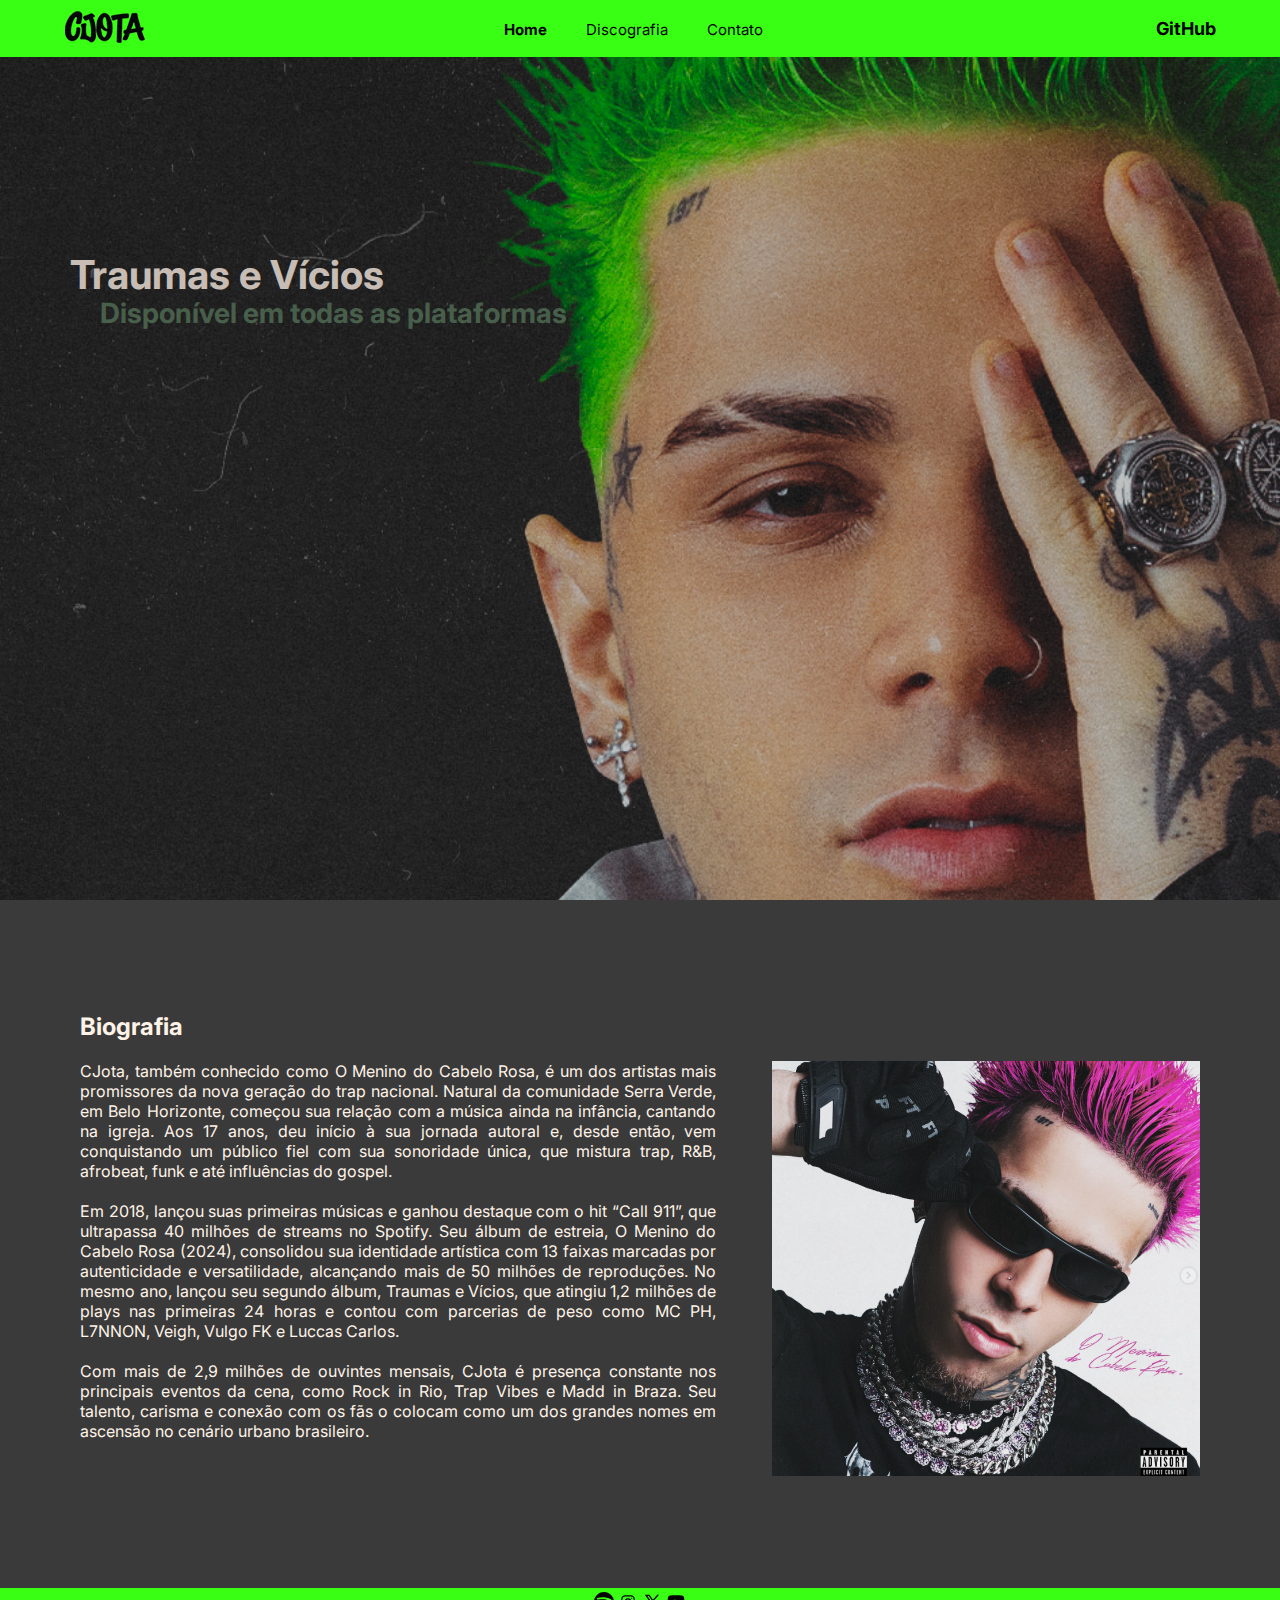
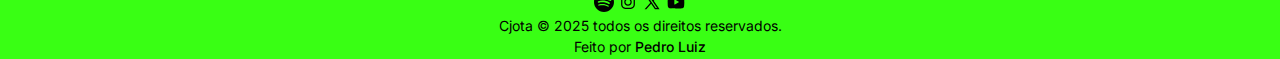
<file: index.html>
<!DOCTYPE html>
<html lang="en">
<head>
    <meta charset="UTF-8">
    <meta name="viewport" content="width=device-width, initial-scale=1.0">
    <title>Cjota</title>
    <link rel="stylesheet" href="css/style.css">
</head>
<body>
    <header class="header">
        <nav class="nav-header">
            <a href="#" id="letreiro"><img src="/src/img/letreiro-logo.png" alt="Letreiro-Logo"></a>
            <ul>
                <li id="navlink" style="font-weight: bold;"><a href="#">Home</a></li>
                <li id="navlink"><a href="html/discografia.html">Discografia</a></li>
                <li id="navlink"><a href="html/contato.html">Contato</a></li>
            </ul>
            <span id="gt"><a href="https://github.com/PedroLuiz02" target="_blank">GitHub</a></span>
        </nav>
    </header>

    <main>
        <section class="bg1" id="panel1">
            <h2 id="title">Traumas e Vícios</h2>
            <h2 id="sub-title">Disponível em todas as plataformas</h2>
            <aside id="album-home">
                <iframe data-testid="embed-iframe" style="border-radius:12px" src="https://open.spotify.com/embed/album/6lUCF0fQNUTnVCdTgF8k7K?utm_source=generator" width="100%" height="152" frameBorder="0" allowfullscreen="" allow="autoplay; clipboard-write; encrypted-media; fullscreen; picture-in-picture" loading="lazy"></iframe>
            </aside>
        </section>

        <section class=bio-panel>
            <article>
                <h2>Biografia</h2>
            </article> <br>
            <article id="bio-content">
                <img id="bio-img" src="src/img/cj1.png" width="455" height="415">
                <p id="bio-text">CJota, também conhecido como O Menino do Cabelo Rosa, é um dos artistas mais promissores da nova geração do trap nacional. Natural da comunidade Serra Verde, em Belo Horizonte, começou sua relação com a música ainda na infância, cantando na igreja. Aos 17 anos, deu início à sua jornada autoral e, desde então, vem conquistando um público fiel com sua sonoridade única, que mistura trap, R&B, afrobeat, funk e até influências do gospel. <br> <br>

                Em 2018, lançou suas primeiras músicas e ganhou destaque com o hit “Call 911”, que ultrapassa 40 milhões de streams no Spotify. Seu álbum de estreia, O Menino do Cabelo Rosa (2024), consolidou sua identidade artística com 13 faixas marcadas por autenticidade e versatilidade, alcançando mais de 50 milhões de reproduções. No mesmo ano, lançou seu segundo álbum, Traumas e Vícios, que atingiu 1,2 milhões de plays nas primeiras 24 horas e contou com parcerias de peso como MC PH, L7NNON, Veigh, Vulgo FK e Luccas Carlos. <br> <br>
                    
                Com mais de 2,9 milhões de ouvintes mensais, CJota é presença constante nos principais eventos da cena, como Rock in Rio, Trap Vibes e Madd in Braza. Seu talento, carisma e conexão com os fãs o colocam como um dos grandes nomes em ascensão no cenário urbano brasileiro.</p>
            </article>
        </section>
    </main>

    <footer class="footer">
        <div class="logos">
            <a href="https://open.spotify.com/intl-pt/artist/5qvphJwi72TG198xn5VVYH"><img id="logo" src="src/img/icons8-spotify.svg"></a>
            <a href="https://www.instagram.com/cjotaoficial/"><img id="logo" src="src/img/icons8-instagram.svg"></a>
            <a href="https://x.com/cjotaoficiall"><img id="logo" src="src/img/icons8-twitter.svg"></a>
            <a href="https://www.youtube.com/channel/UCvJLmvXGGMbYRVrttNv0IoQ"><img id="logo" src="src/img/icons8-youtube.svg"></a>
        </div>
        <div class="ft">
            <span>Cjota © 2025 todos os direitos reservados.</span>
            <span>Feito por <a href="https://linktr.ee/PedroLuiz" target="_blank" style="text-decoration: none;
    color: inherit; font-weight: 500;">Pedro Luiz</a></span>
        </div>
    </footer>
</body>
</html>
</file>
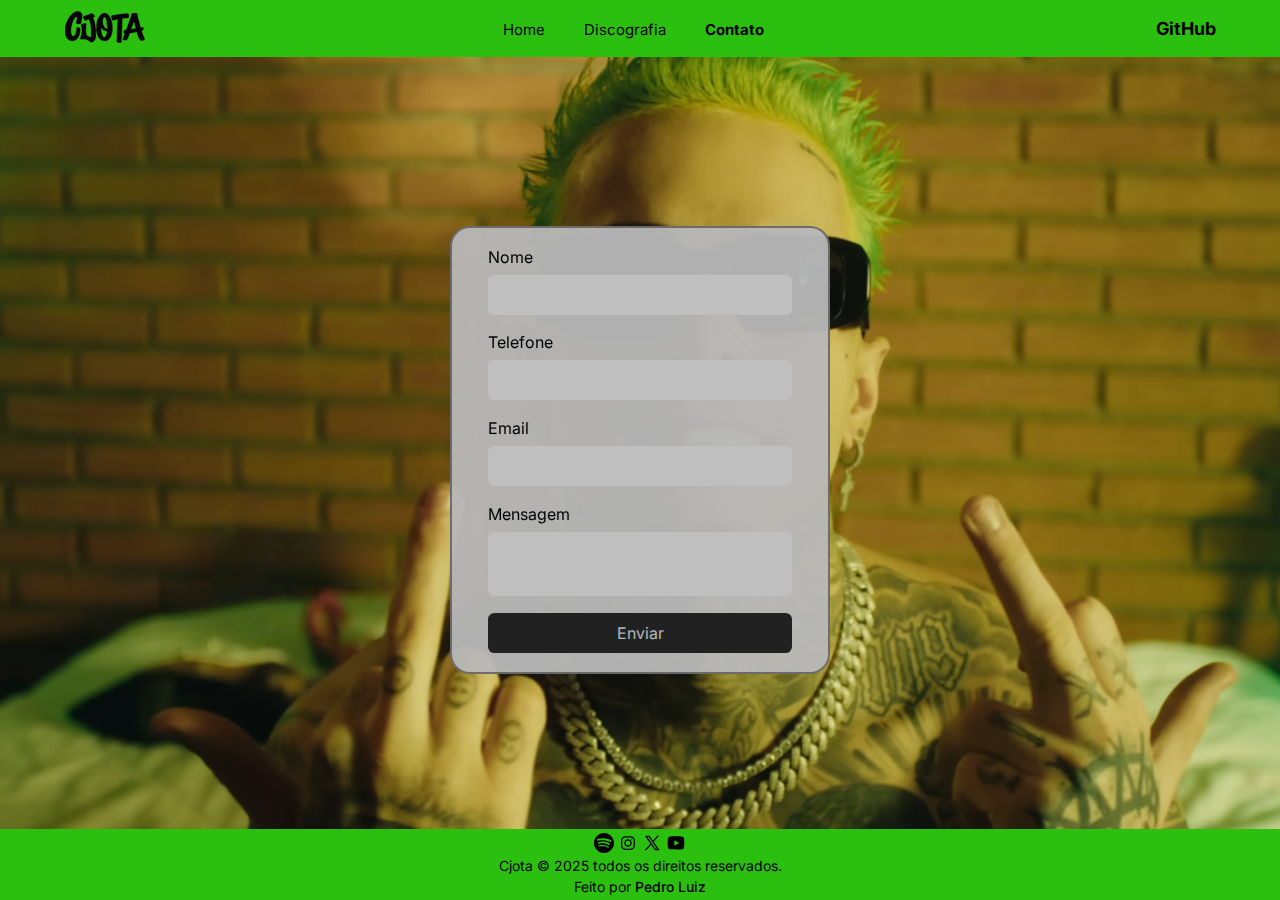
<file: html/contato.html>
<!DOCTYPE html>
<html lang="en">
<head>
    <meta charset="UTF-8">
    <meta name="viewport" content="width=device-width, initial-scale=1.0">
    <title>Cjota</title>
    <link rel="stylesheet" href="../css/contact.css">
</head>
<body>
    <header class="header">
        <nav class="nav-header">
            <a href="#" id="letreiro"><img src="../src/img/letreiro-logo.png" alt="Letreiro-Logo"></a>
            <ul>
                <li id="navlink"><a href="../index.html">Home</a></li>
                <li id="navlink"><a href="discografia.html">Discografia</a></li>
                <li id="navlink" style="font-weight: bold;"><a href="#">Contato</a></li>
            </ul>
            <span id="gt"><a href="https://github.com/PedroLuiz02" target="_blank">GitHub</a></span>
        </nav>
    </header>

    <div class="content">
        <div class="form-box">
            <form action="#">
                <div class="input-box">
                    <label for="nome">Nome</label>
                    <input type="text" id="nome-input">
                </div>

                <div class="input-box">
                    <label for="telefone-input">Telefone</label>
                    <input type="number" id="telefone-input">
                </div>

                <div class="input-box">
                    <label for="email">Email</label>
                    <input type="email" id="email-input">
                </div>

                <div class="input-box">
                    <label for="mensagem">Mensagem</label>
                    <textarea id="mensagem-input"></textarea>
                </div>

                <button id="btn-submit" type="submit">Enviar</button>
            </form>
        </div>
    </div>


    <footer class="footer">
        <div class="logos">
            <a href="https://open.spotify.com/intl-pt/artist/5qvphJwi72TG198xn5VVYH"><img id="logo" src="../src/img/icons8-spotify.svg"></a>
            <a href="https://www.instagram.com/cjotaoficial/"><img id="logo" src="../src/img/icons8-instagram.svg"></a>
            <a href="https://x.com/cjotaoficiall"><img id="logo" src="../src/img/icons8-twitter.svg"></a>
            <a href="https://www.youtube.com/channel/UCvJLmvXGGMbYRVrttNv0IoQ"><img id="logo" src="../src/img/icons8-youtube.svg"></a>
        </div>
        <div class="ft">
            <span>Cjota © 2025 todos os direitos reservados.</span>
            <span>Feito por <a href="https://linktr.ee/PedroLuiz" target="_blank" style="text-decoration: none;
    color: inherit; font-weight: 500;">Pedro Luiz</a></span>
        </div>
    </footer>
</body>
</html>
</file>
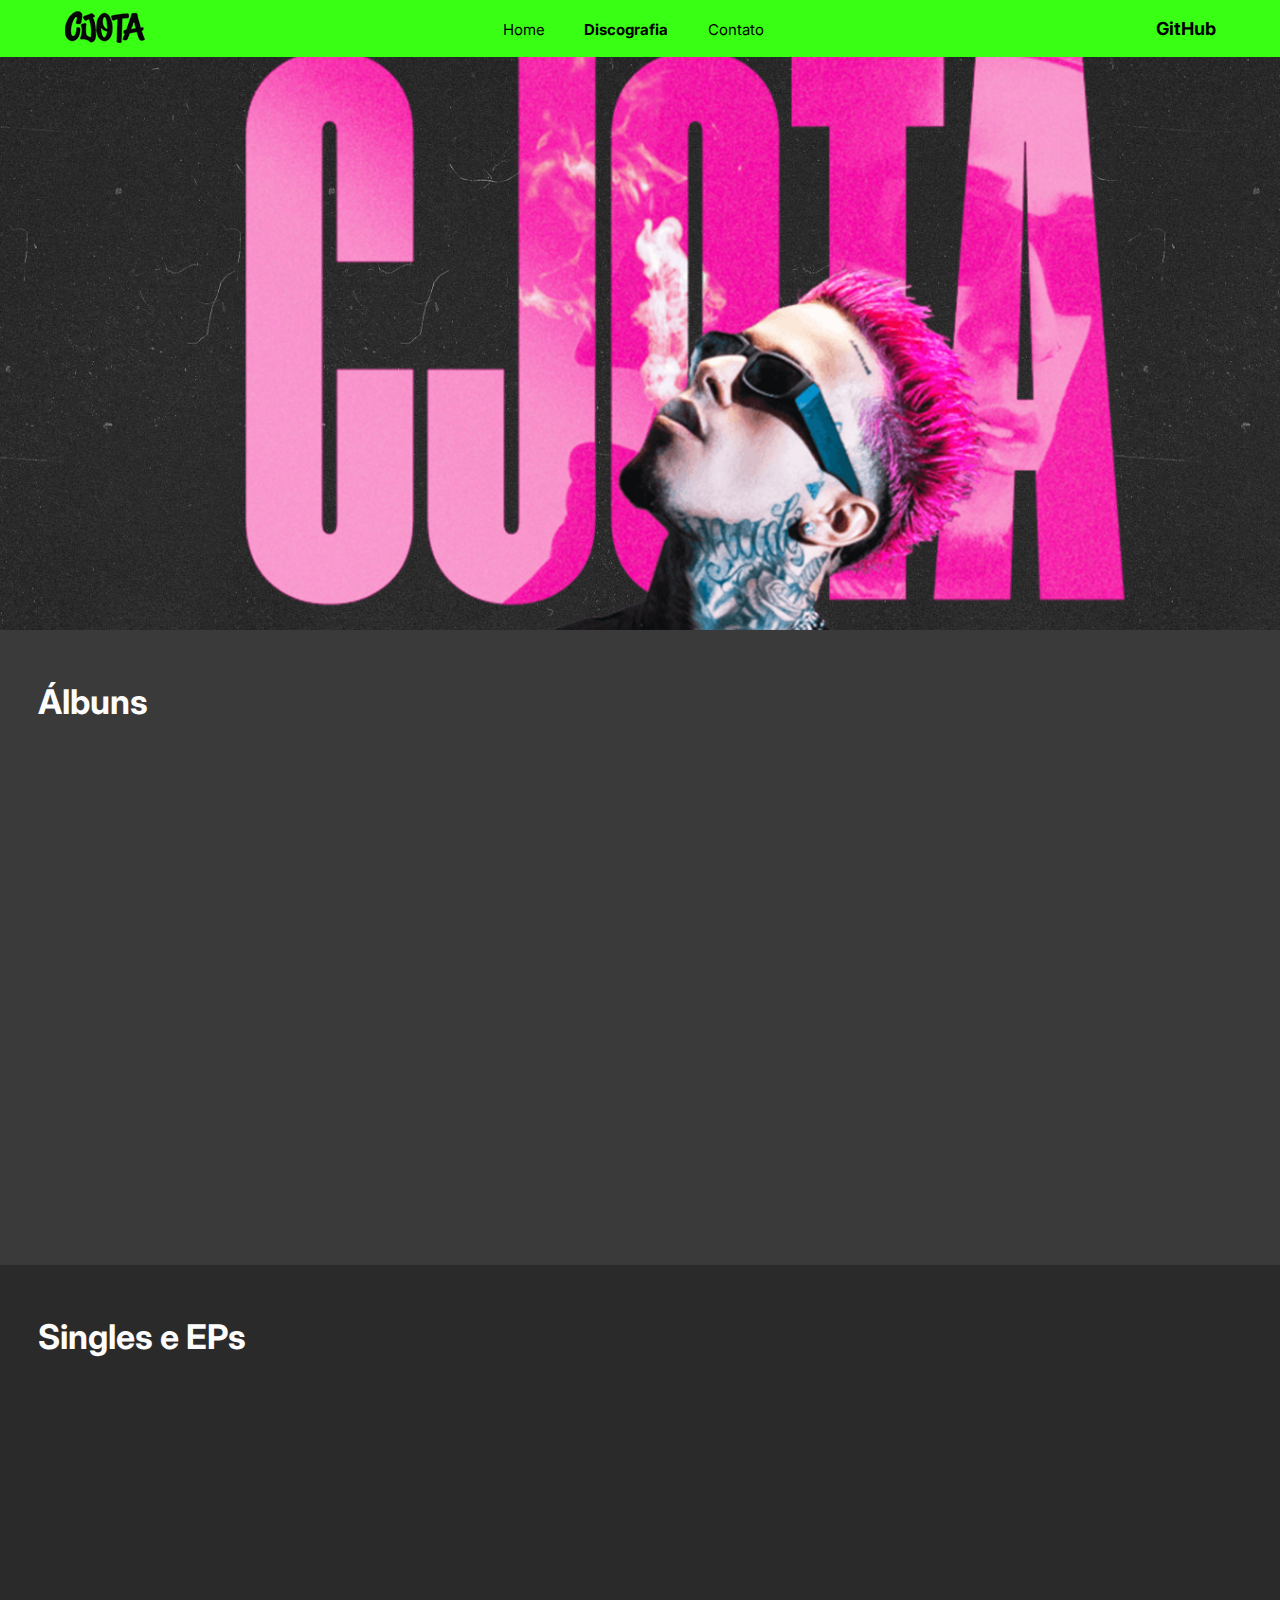
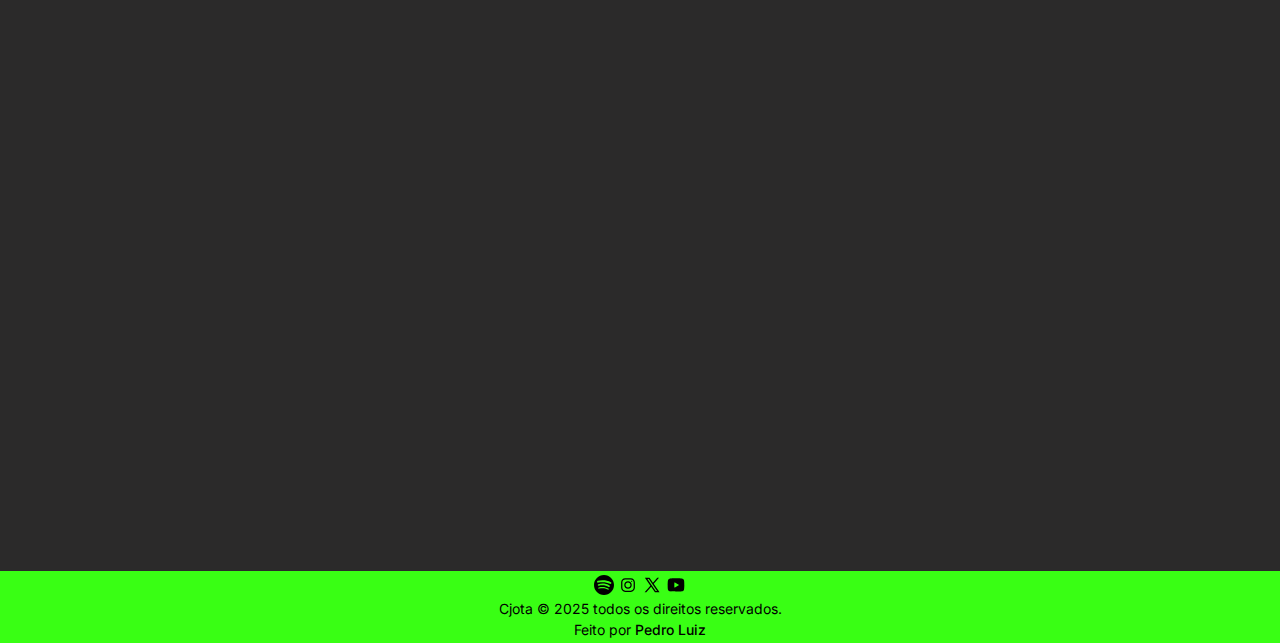
<file: html/discografia.html>
<!DOCTYPE html>
<html lang="en">
<head>
    <meta charset="UTF-8">
    <meta name="viewport" content="width=device-width, initial-scale=1.0">
    <title>Cjota</title>
    <link rel="stylesheet" href="../css/disc.css">
</head>
<body>
    <header class="header">
        <nav class="nav-header">
            <a href="#" id="letreiro"><img src="../src/img/letreiro-logo.png" alt="Letreiro-Logo"></a>
            <ul>
                <li id="navlink"><a href="../index.html">Home</a></li>
                <li id="navlink" style="font-weight: bold;"><a href="#">Discografia</a></li>
                <li id="navlink"><a href="contato.html">Contato</a></li>
            </ul>
            <span id="gt"><a href="https://github.com/PedroLuiz02" target="_blank">GitHub</a></span>
        </nav>
    </header>

    <div class="painel1"></div>

    <div class="painel2">
        <h2 class="title"><a href="https://open.spotify.com/intl-pt/artist/5qvphJwi72TG198xn5VVYH/discography/album">Álbuns</a></h2>
        <div class="album">
            <iframe data-testid="embed-iframe" style="border-radius:12px" src="https://open.spotify.com/embed/album/7w2reeKFOSHAsU3CfIxtK2?utm_source=generator&theme=0" width="30%" height="472" frameBorder="0" allowfullscreen="" allow="autoplay; clipboard-write; encrypted-media; fullscreen; picture-in-picture" loading="lazy"></iframe>

            <iframe data-testid="embed-iframe" style="border-radius:12px" src="https://open.spotify.com/embed/album/6lUCF0fQNUTnVCdTgF8k7K?utm_source=generator" width="30%" height="472" frameBorder="0" allowfullscreen="" allow="autoplay; clipboard-write; encrypted-media; fullscreen; picture-in-picture" loading="lazy"></iframe>

            <iframe data-testid="embed-iframe" style="border-radius:12px" src="https://open.spotify.com/embed/album/0zkILF7vLuScNU2SqLGr37?utm_source=generator" width="30%" height="472" frameBorder="0" allowfullscreen="" allow="autoplay; clipboard-write; encrypted-media; fullscreen; picture-in-picture" loading="lazy"></iframe>
        </div>
    </div>

    <div class="painel3">
        <h2 class="title"><a href="https://open.spotify.com/intl-pt/artist/5qvphJwi72TG198xn5VVYH/discography/single">Singles e EPs</a></h2>
        <div class="singles-eps">
            <iframe data-testid="embed-iframe" style="border-radius:12px" src="https://open.spotify.com/embed/album/0STlc3tYP7Avhlo75F0Cj5?utm_source=generator&theme=0" width="19%" height="352" frameBorder="0" allowfullscreen="" allow="autoplay; clipboard-write; encrypted-media; fullscreen; picture-in-picture" loading="lazy"></iframe>

            <iframe data-testid="embed-iframe" style="border-radius:12px" src="https://open.spotify.com/embed/album/6gnvPIrsqd1nIo3B2869KP?utm_source=generator" width="19%" height="352" frameBorder="0" allowfullscreen="" allow="autoplay; clipboard-write; encrypted-media; fullscreen; picture-in-picture" loading="lazy"></iframe>

            <iframe data-testid="embed-iframe" style="border-radius:12px" src="https://open.spotify.com/embed/album/0sWbcFVKXAW84cbUIb3qPJ?utm_source=generator" width="19%" height="352" frameBorder="0" allowfullscreen="" allow="autoplay; clipboard-write; encrypted-media; fullscreen; picture-in-picture" loading="lazy"></iframe>

            <iframe data-testid="embed-iframe" style="border-radius:12px" src="https://open.spotify.com/embed/album/4rnCfBilA1yONDvb8q8OBT?utm_source=generator&theme=0" width="19%" height="352" frameBorder="0" allowfullscreen="" allow="autoplay; clipboard-write; encrypted-media; fullscreen; picture-in-picture" loading="lazy"></iframe>

            <iframe data-testid="embed-iframe" style="border-radius:12px" src="https://open.spotify.com/embed/album/2RrbFaJycZn6RiUgDTNyJK?utm_source=generator" width="19%" height="352" frameBorder="0" allowfullscreen="" allow="autoplay; clipboard-write; encrypted-media; fullscreen; picture-in-picture" loading="lazy"></iframe>

            <iframe data-testid="embed-iframe" style="border-radius:12px" src="https://open.spotify.com/embed/album/7lynyYpFR9Lggaeoe4hMet?utm_source=generator" width="19%" height="352" frameBorder="0" allowfullscreen="" allow="autoplay; clipboard-write; encrypted-media; fullscreen; picture-in-picture" loading="lazy"></iframe>

            <iframe data-testid="embed-iframe" style="border-radius:12px" src="https://open.spotify.com/embed/album/1NMJckBDXQ1yjkI4UndU77?utm_source=generator&theme=0" width="19%" height="352" frameBorder="0" allowfullscreen="" allow="autoplay; clipboard-write; encrypted-media; fullscreen; picture-in-picture" loading="lazy"></iframe>
        </div>
    </div>

    <footer class="footer">
        <div class="logos">
            <a href="https://open.spotify.com/intl-pt/artist/5qvphJwi72TG198xn5VVYH"><img id="logo" src="../src/img/icons8-spotify.svg"></a>
            <a href="https://www.instagram.com/cjotaoficial/"><img id="logo" src="../src/img/icons8-instagram.svg"></a>
            <a href="https://x.com/cjotaoficiall"><img id="logo" src="../src/img/icons8-twitter.svg"></a>
            <a href="https://www.youtube.com/channel/UCvJLmvXGGMbYRVrttNv0IoQ"><img id="logo" src="../src/img/icons8-youtube.svg"></a>
        </div>
        <div class="ft">
            <span>Cjota © 2025 todos os direitos reservados.</span>
            <span>Feito por <a href="https://linktr.ee/PedroLuiz" target="_blank" style="text-decoration: none;
    color: inherit; font-weight: 500;">Pedro Luiz</a></span>
        </div>
    </footer>
</body>
</html>
</file>
<file: css/style.css>
@import url('https://fonts.googleapis.com/css2?family=Chango&family=Epilogue:ital,wght@0,100..900;1,100..900&family=Inter:ital,opsz,wght@0,14..32,100..900;1,14..32,100..900&family=Kavoon&family=Montserrat:ital,wght@0,100..900;1,100..900&family=Oi&family=Roboto:ital,wght@0,100..900;1,100..900&family=Teko:wght@300..700&display=swap');

* {
    margin: 0;
    padding: 0;
    box-sizing: border-box;
    font-family: 'Inter', sans-serif;
}

html {
    scroll-behavior: smooth;
}

.header {
    background-color: #39FF14;
    padding: 0.6rem;
    padding-left: 4rem;
    padding-right: 4rem;
    position: fixed;
    left: 0;
    top: 0;
    width: 100%; 
    z-index: 99;
}

.nav-header {
    display: flex;
    flex-flow: row nowrap;
    justify-content: space-between;
    align-items: center;
    max-width: 100%;
    text-align: center;
    gap: 1rem;
}

.nav-header a {
    list-style: none;
    text-decoration: none;
    color: inherit; 
}

.nav-header li {
    list-style: none;
    display: inline-block;
    margin-right: 2.2rem;
    font-size: 15px;
}

#letreiro {
    transition: 1s;
}

#letreiro:hover {
    transform: scale(0.96);
    z-index: 2;
}

#gt {
    font-size: 18px;
    font-weight: bold;
}

#navlink{
    cursor: pointer;
    position: relative;
}

#navlink::after{
    content: '';
    position: absolute;
    height: 2px;
    left: 0;
    bottom: 0;
    width: 0;
    background: black;
    transition: width .2s;
}

#navlink:hover::after{
    width: 100%;
}

.bg1 {
    background-image: url('../src/img/cj.png');
    filter: brightness(78%);
    background-size: cover;
    background-position: center;
    background-color: #3A3A3A;
    position: relative;
    padding: 5% 3%;
    min-height: 100vh;
    max-width: 100%;
    display: flex;
    flex-direction: column;
    justify-content: center;
    gap: 20px;
}

#title, #sub-title, #album-home {
    position: absolute;
}

#title {
    font-size: 40px;
    top: 250px;
    left: 70px;
    color: #FFF2E7;
}

#sub-title {
    font-size: 28px;
    top: 296px;
    left: 100px;
    color: #729c78;
    opacity: 0.7;
}

#album-home {
    top: 345px;
    left: 70px;
    width: 500px;
    opacity: 0.88;
}

.bio-panel {
    background-color: #3A3A3A;
    margin: 0;
    color: #FFF2E7;
    padding: 7rem 5rem;
}

#bio-content{
    display: flex;
    flex-direction: row;
    gap: 5%;
}

#bio-img{
    filter: brightness(95%);
    order: 2;
}

#bio-text {
    text-align: justify;
    width: 100%;
    gap: 3.4rem;
    order: 1;
}

.footer {
    font-size: 14px;
    background-color: #39FF14;
    position: static;
    left: 0;
    bottom: 0;
    width: 100%;
    display: flex;
    flex-direction: column;
}

.logos{
    margin: 0.1rem auto;
}

#logo{
    width: 20px;
    height: auto;
    margin-top: 0.15rem;
}

.ft {
    text-align: center;
    display: flex;
    flex-direction: column;
    gap: 4px;
    padding-bottom: 0.3rem;
}

@media screen and (max-width: 768px) {
    .bg1 {
        padding: 10% 5%;
        text-align: center;
        width: 100%;
    }

    #title{
        margin: 0 auto;
        left: 29px;
        top: 212px;
    }

    #sub-title{
        margin: 0 auto;
        left: 48px;
        top: 265px;
    }

    #album-home {
        width: 80%;
        margin: 0 auto;
    }

    #bio-content{
        display: flex;
        flex-direction: column;
        gap: 3%;
    }

    #bio-img{
        filter: brightness(95%);
        height: 90%;
        width: 100%;
        margin-bottom: 10%;
        order: 1;
    }

    #bio-text{
        text-align: justify;
        white-space: normal;
        word-wrap: break-word;
        width: 100%;
        order: 2;
    }
}
</file>
<file: css/contact.css>
@import url('https://fonts.googleapis.com/css2?family=Chango&family=Epilogue:ital,wght@0,100..900;1,100..900&family=Inter:ital,opsz,wght@0,14..32,100..900;1,14..32,100..900&family=Kavoon&family=Montserrat:ital,wght@0,100..900;1,100..900&family=Oi&family=Roboto:ital,wght@0,100..900;1,100..900&family=Teko:wght@300..700&display=swap');

* {
    margin: 0;
    padding: 0;
    box-sizing: border-box;
    font-family: 'Inter', sans-serif;
}

html {
    scroll-behavior: smooth;
}

body{
    display: flex;
    justify-content: center;
    align-items: center;
    background: url('../src/img/cj4.png') no-repeat;
    filter: brightness(75%);
    background-size: cover;
    background-position: center;
    background-color: #3A3A3A;
    padding: 0;
    min-height: 100vh;
    max-width: 100%;
}

.header {
    background-color: #39FF14;
    padding: 0.6rem;
    padding-left: 4rem;
    padding-right: 4rem;
    position: fixed;
    left: 0;
    top: 0;
    width: 100%; 
    z-index: 99;
}

.nav-header {
    display: flex;
    flex-flow: row nowrap;
    justify-content: space-between;
    align-items: center;
    max-width: 100%;
    text-align: center;
    gap: 1rem;
}

.nav-header a {
    list-style: none;
    text-decoration: none;
    color: inherit;
    
}

.nav-header li {
    list-style: none;
    display: inline-block;
    margin-right: 2.2rem;
    font-size: 15px;
}

#letreiro {
    transition: 1s;
}

#letreiro:hover {
    transform: scale(0.96);
    z-index: 2;
}

#gt {
    font-size: 18px;
    font-weight: bold;
}

#navlink{
    cursor: pointer;
    position: relative;
}

#navlink::after{
    content: '';
    position: absolute;
    height: 2px;
    left: 0;
    bottom: 0;
    width: 0;
    background: black;
    transition: width .2s;
}

#navlink:hover::after{
    width: 100%;
}



div.content {
    position: relative;
    height: 28rem;
    width: 23.7rem;
    border: 2px solid rgba(48, 46, 46, 0.5);
    border-radius: 20px;
    background-color: rgba(245, 245, 245, 0.958);
    backdrop-filter: blur(10px);
    display: flex;
    align-items: center;
    justify-content: center;
}

form{
    display: flex;
    flex-direction: column;
    gap: 1.1rem;
}

.input-box {
    display: flex;
    flex-direction: column;
    gap: 8px;
}

.input-box input {
    background-color: rgba(255, 255, 255, 1);
    width: 19rem;
    height: 2.5rem;
    border-radius: 0.4rem;
    border: none;
    padding: 0 0.6rem;
}

#mensagem-input {
    height: 4rem;
    padding: 0.6rem;
    border-radius: 0.4rem;
    border: none;
    resize: none;
    overflow-y: auto;
    text-align: left;
    vertical-align: top;
}


#btn-submit{
    background-color: rgb(44, 44, 44);
    color: rgb(235, 241, 247);
    border-radius: 0.4rem;
    font-size: 1rem;
    width: 19rem;
    height: 2.5rem;
    border: none;
    cursor: pointer;
}



.footer {
    font-size: 14px;
    background-color: #39FF14;
    position: fixed;
    left: 0;
    bottom: 0;
    width: 100%;
    display: flex;
    flex-direction: column;
}

.logos{
    margin: 0.1rem auto;
}

#logo{
    width: 20px;
    height: auto;
    margin-top: 0.15rem;
}

.ft {
    text-align: center;
    display: flex;
    flex-direction: column;
    gap: 4px;
    padding-bottom: 0.3rem;
}
</file>
<file: css/disc.css>
@import url('https://fonts.googleapis.com/css2?family=Chango&family=Epilogue:ital,wght@0,100..900;1,100..900&family=Inter:ital,opsz,wght@0,14..32,100..900;1,14..32,100..900&family=Kavoon&family=Montserrat:ital,wght@0,100..900;1,100..900&family=Oi&family=Roboto:ital,wght@0,100..900;1,100..900&family=Teko:wght@300..700&display=swap');

* {
    margin: 0;
    padding: 0;
    box-sizing: border-box;
    font-family: 'Inter', sans-serif;
}

html {
    scroll-behavior: smooth;
}

.header {
    background-color: #39FF14;
    padding: 0.6rem;
    padding-left: 4rem;
    padding-right: 4rem;
    position: fixed;
    left: 0;
    top: 0;
    width: 100%; 
    z-index: 99;
}

.nav-header {
    display: flex;
    flex-flow: row nowrap;
    justify-content: space-between;
    align-items: center;
    max-width: 100%;
    text-align: center;
    gap: 1rem;
}

.nav-header a {
    list-style: none;
    text-decoration: none;
    color: inherit;
    
}

.nav-header li {
    list-style: none;
    display: inline-block;
    margin-right: 2.2rem;
    font-size: 15px;
}

#letreiro {
    transition: 1s;
}

#letreiro:hover {
    transform: scale(0.96);
    z-index: 2;
}

#gt {
    font-size: 18px;
    font-weight: bold;
}

#navlink{
    cursor: pointer;
    position: relative;
}

#navlink::after{
    content: '';
    position: absolute;
    height: 2px;
    left: 0;
    bottom: 0;
    width: 0;
    background: black;
    transition: width .2s;
}

#navlink:hover::after{
    width: 100%;
}


.title {
    width: max-content;
    color: #FCFCFC;
    font-size: 34px;
    margin-bottom: 1.2rem;
    position: relative;
}

.title a{ 
    list-style: none;
    text-decoration: none;
    color: inherit;
}

.title::after{
    content: '';
    position: absolute;
    height: 2px;
    left: 0;
    bottom: -2px;
    width: 100%;
    background-color: #FCFCFC;
    transition: 0.4s;
    transition-timing-function: ease-in-out;
    transform: scaleX(0);
}

.title:hover::after{
    transform: scaleX(1);
}

#title-box {
    border-radius: 5px;
    inline-size: 150px;
    text-wrap: break-word;
}

#disc {
    font-size: 6rem;
}

.painel1 {
    background: url('../src/img/cj3.1.png') no-repeat;
    background-size: cover;
    background-position: center;
    padding: 4% 3%;
    height: 70svh;
    max-width: 100%;
}

.painel2 {
    background-color: #3A3A3A;
    background-size: cover;
    background-position: center;
    padding: 4% 3%;
    min-height: 60vh;
    max-width: 100%;
}

.album {
    display: flex;
    flex-direction: row;
    justify-content: space-between;
}

.painel3 {
    background-color: #2b2a2a;
    background-size: center;
    background-position: center;
    padding: 4% 3%;
    min-height: 100vh;
    max-width: 100%;
}

.singles-eps {
    display: flex;
    flex-wrap: wrap;
    justify-content: center;
    gap: 2.5rem 3rem;
    max-height: 100%;
}


.footer {
    font-size: 14px;
    background-color: #39FF14;
    position: static;
    left: 0;
    bottom: 0;
    width: 100%;
    display: flex;
    flex-direction: column;
}

.logos{
    margin: 0.1rem auto;
}

#logo{
    width: 20px;
    height: auto;
    margin-top: 0.15rem;
}

.ft {
    text-align: center;
    display: flex;
    flex-direction: column;
    gap: 4px;
    padding-bottom: 0.3rem;
}

@media screen and (max-width: 768px) {
    .painel1{
        width: 100%;
        min-height: 50vh;
        background-position: 55%;
        background-size: cover;
    }

    .album{
        display: flex;
        flex-direction: column;
        margin-bottom: 10%;
        width: 100%;
    }

    .album iframe{
        margin-bottom: 4%;
        width: 100%;
    }

    .singles-eps {
        display: flex;
        flex-direction: column;
        align-items: center;
        gap: 1.2rem;
        padding: 0;
        margin-top: 1rem;
    }
    
    .singles-eps iframe {
        width: 95%;
        max-width: 400px;
        height: 160px;
        margin: 0;
    }
}
</file>
